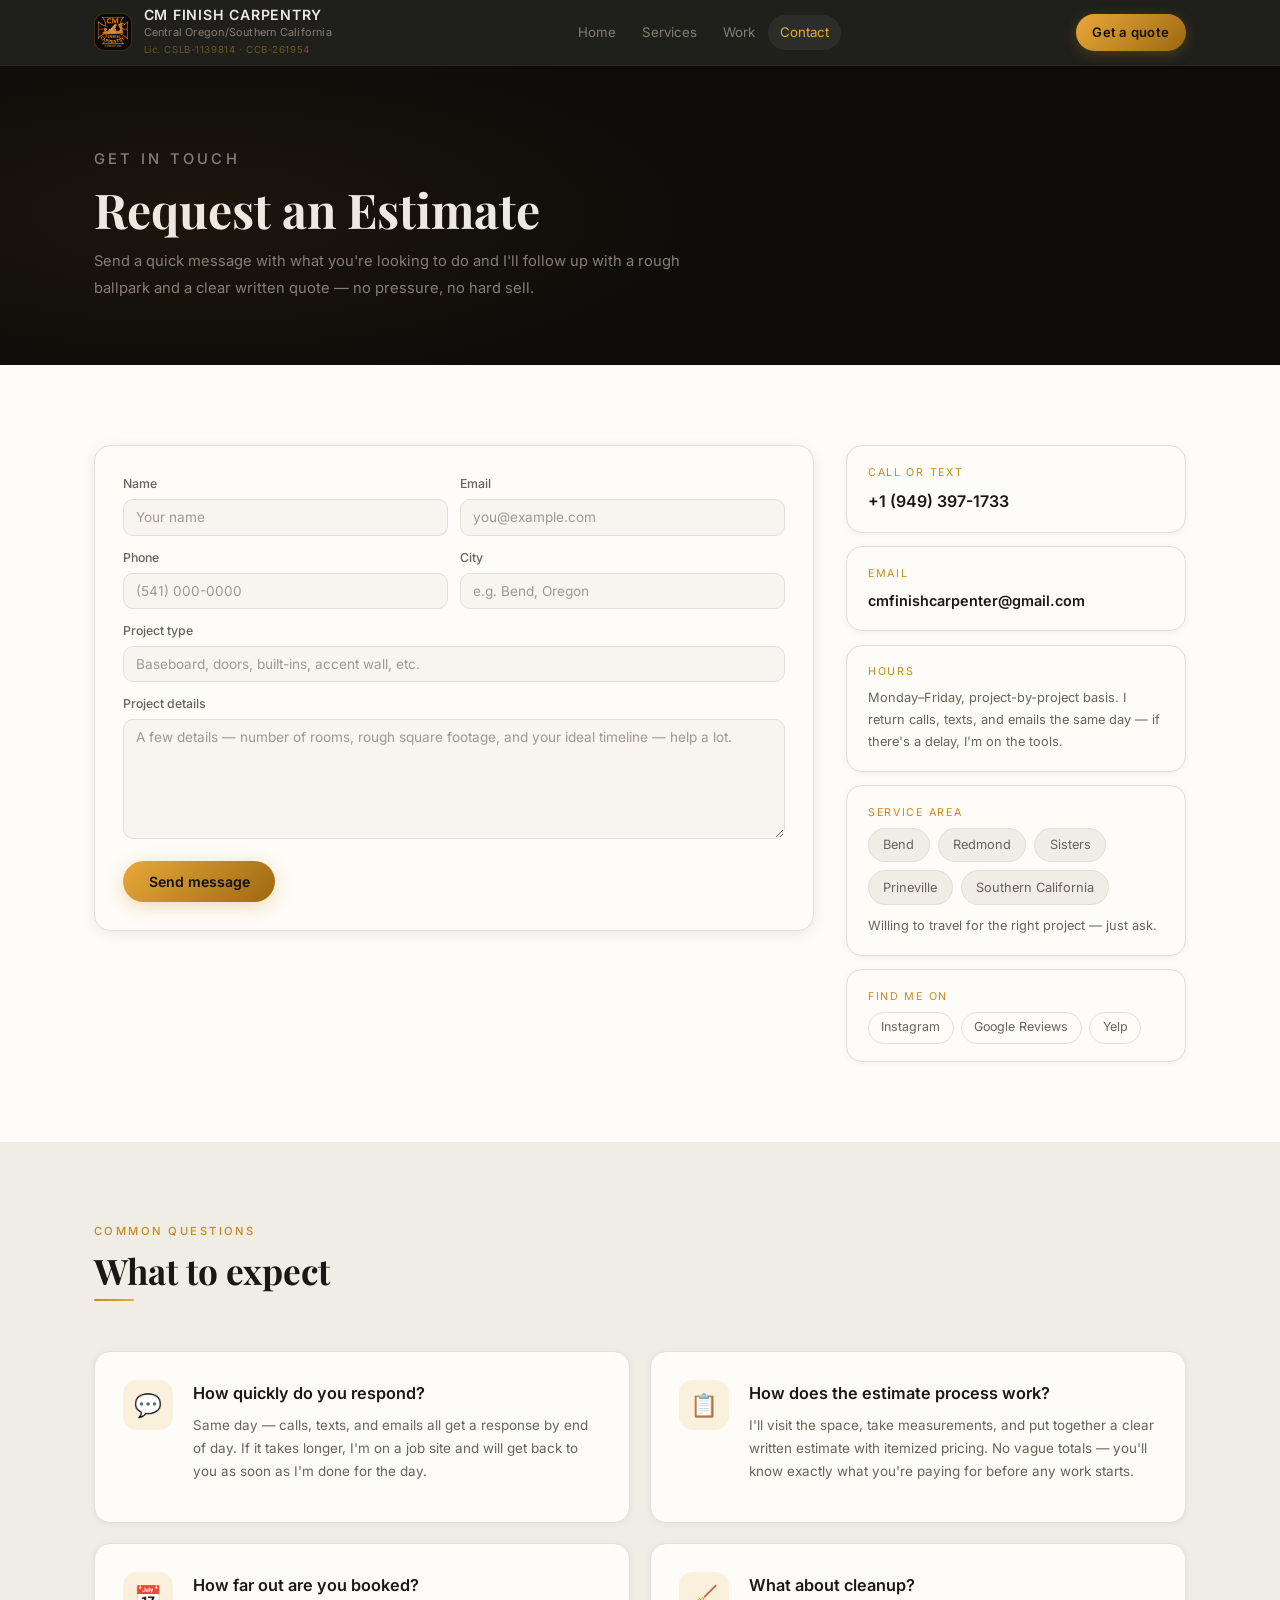
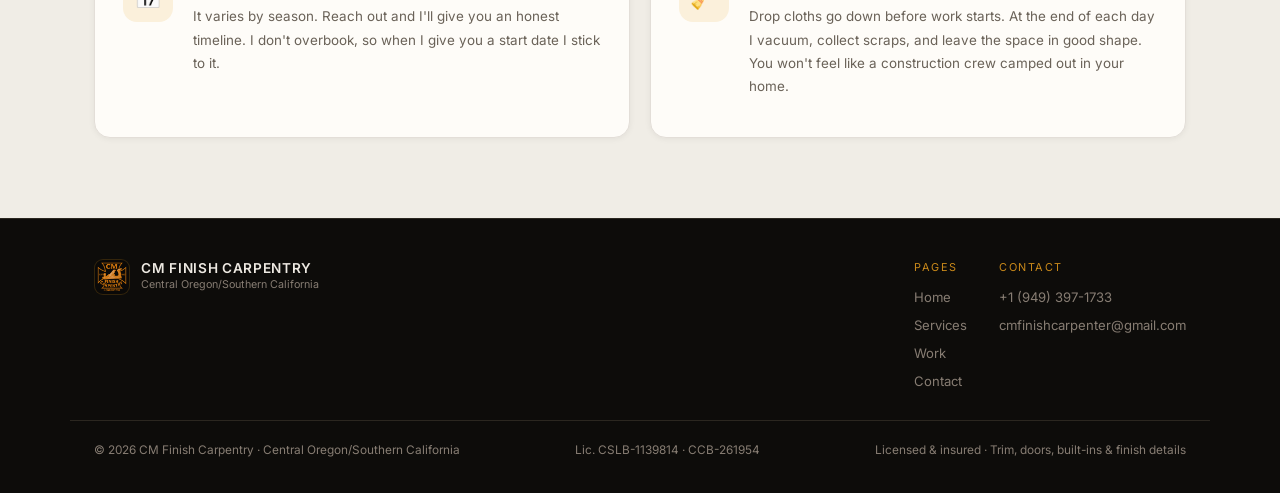
<file: contact.html>
<!DOCTYPE html>
<html lang="en">
<head>
  <meta charset="UTF-8" />
  <meta name="viewport" content="width=device-width, initial-scale=1" />
  <title>Contact | CM Finish Carpentry</title>
  <meta name="description" content="Request a free estimate from CM Finish Carpentry. Serving Bend, Redmond, Sisters, Prineville, and Southern California." />
  <link rel="icon" type="image/png" href="favicon.png">
  <link rel="icon" type="image/x-icon" href="favicon.ico">
  <link rel="preconnect" href="https://fonts.googleapis.com">
  <link rel="preconnect" href="https://fonts.gstatic.com" crossorigin>
  <link href="https://fonts.googleapis.com/css2?family=Playfair+Display:ital,wght@0,600;0,700;1,600&family=Inter:wght@300;400;500;600&display=swap" rel="stylesheet">
  <link rel="stylesheet" href="style.css">
</head>
<body>

<header class="site-header">
  <div class="nav-inner">
    <a class="nav-brand" href="index.html">
      <div class="nav-brand-logo"><img src="logo.png" alt="CM Finish Carpentry"></div>
      <div>
        <div class="nav-brand-name">CM Finish Carpentry</div>
        <div class="nav-brand-region">Central Oregon/Southern California</div>
        <div class="nav-brand-lic">Lic. CSLB-1139814 &middot; CCB-261954</div>
      </div>
    </a>
    <nav>
      <ul>
        <li><a href="index.html">Home</a></li>
        <li><a href="services.html">Services</a></li>
        <li><a href="portfolio.html">Work</a></li>
        <li><a href="contact.html" class="active">Contact</a></li>
      </ul>
    </nav>
    <a href="contact.html" class="nav-cta">Get a quote</a>
    <button class="hamburger" id="hamburger" aria-label="Menu" aria-expanded="false">
      <span></span><span></span><span></span>
    </button>
  </div>
  <div class="mobile-menu" id="mobile-menu">
    <a href="index.html">Home</a>
    <a href="services.html">Services</a>
    <a href="portfolio.html">Work</a>
    <a href="contact.html" class="active">Get a Quote</a>
  </div>
</header>

<!-- ── PAGE HERO ── -->
<div class="page-hero">
  <div class="container">
    <p class="page-hero-label">Get in touch</p>
    <h1>Request an Estimate</h1>
    <p>Send a quick message with what you're looking to do and I'll follow up with a rough ballpark and a clear written quote — no pressure, no hard sell.</p>
  </div>
</div>

<!-- ── CONTACT FORM ── -->
<section class="section section--white">
  <div class="container">
    <div class="contact-grid">

      <form class="contact-form reveal" action="https://formspree.io/f/xvgnagaj" method="POST">
        <div class="form-row">
          <div>
            <label for="name">Name</label>
            <input id="name" name="name" type="text" placeholder="Your name" required>
          </div>
          <div>
            <label for="email">Email</label>
            <input id="email" name="email" type="email" placeholder="you@example.com" required>
          </div>
        </div>
        <div class="form-row">
          <div>
            <label for="phone">Phone</label>
            <input id="phone" name="phone" type="tel" placeholder="(541) 000-0000">
          </div>
          <div>
            <label for="city">City</label>
            <input id="city" name="city" type="text" placeholder="e.g. Bend, Oregon">
          </div>
        </div>
        <div class="form-row full">
          <div>
            <label for="project">Project type</label>
            <input id="project" name="project" type="text" placeholder="Baseboard, doors, built-ins, accent wall, etc.">
          </div>
        </div>
        <div class="form-row full">
          <div>
            <label for="details">Project details</label>
            <textarea id="details" name="details" placeholder="A few details — number of rooms, rough square footage, and your ideal timeline — help a lot."></textarea>
          </div>
        </div>
        <div class="form-submit">
          <button class="btn btn-gold" type="submit">Send message</button>
        </div>
      </form>

      <div class="contact-aside reveal reveal-d2">
        <div class="contact-block">
          <div class="contact-label">Call or text</div>
          <div class="contact-value">
            <a href="tel:+19493971733">+1 (949) 397-1733</a>
          </div>
        </div>

        <div class="contact-block">
          <div class="contact-label">Email</div>
          <div class="contact-value" style="font-size:0.9rem;">
            <a href="mailto:cmfinishcarpenter@gmail.com">cmfinishcarpenter@gmail.com</a>
          </div>
        </div>

        <div class="contact-block">
          <div class="contact-label">Hours</div>
          <div class="contact-note">Monday–Friday, project-by-project basis. I return calls, texts, and emails the same day — if there's a delay, I'm on the tools.</div>
        </div>

        <div class="contact-block">
          <div class="contact-label">Service area</div>
          <div style="margin-top:0.35rem;">
            <div class="area-badges" style="margin-top:0;">
              <span class="area-badge">Bend</span>
              <span class="area-badge">Redmond</span>
              <span class="area-badge">Sisters</span>
              <span class="area-badge">Prineville</span>
              <span class="area-badge">Southern California</span>
            </div>
            <p class="contact-note" style="margin-top:0.65rem;">Willing to travel for the right project — just ask.</p>
          </div>
        </div>

        <div class="contact-block">
          <div class="contact-label">Find me on</div>
          <div class="socials" style="margin-top:0.35rem;">
            <a class="social-pill" href="#" target="_blank" rel="noopener">Instagram</a>
            <a class="social-pill" href="#" target="_blank" rel="noopener">Google Reviews</a>
            <a class="social-pill" href="#" target="_blank" rel="noopener">Yelp</a>
          </div>
        </div>
      </div>

    </div>
  </div>
</section>

<!-- ── QUICK FAQ ── -->
<section class="section section--alt">
  <div class="container">
    <div class="section-header reveal">
      <p class="section-label">Common questions</p>
      <h2 class="section-title">What to expect</h2>
    </div>

    <div class="services-full-grid">
      <div class="service-full-card reveal">
        <div class="service-full-icon">💬</div>
        <div class="service-full-body">
          <div class="service-full-name">How quickly do you respond?</div>
          <div class="service-full-desc">Same day — calls, texts, and emails all get a response by end of day. If it takes longer, I'm on a job site and will get back to you as soon as I'm done for the day.</div>
        </div>
      </div>
      <div class="service-full-card reveal reveal-d1">
        <div class="service-full-icon">📋</div>
        <div class="service-full-body">
          <div class="service-full-name">How does the estimate process work?</div>
          <div class="service-full-desc">I'll visit the space, take measurements, and put together a clear written estimate with itemized pricing. No vague totals — you'll know exactly what you're paying for before any work starts.</div>
        </div>
      </div>
      <div class="service-full-card reveal">
        <div class="service-full-icon">📅</div>
        <div class="service-full-body">
          <div class="service-full-name">How far out are you booked?</div>
          <div class="service-full-desc">It varies by season. Reach out and I'll give you an honest timeline. I don't overbook, so when I give you a start date I stick to it.</div>
        </div>
      </div>
      <div class="service-full-card reveal reveal-d1">
        <div class="service-full-icon">🧹</div>
        <div class="service-full-body">
          <div class="service-full-name">What about cleanup?</div>
          <div class="service-full-desc">Drop cloths go down before work starts. At the end of each day I vacuum, collect scraps, and leave the space in good shape. You won't feel like a construction crew camped out in your home.</div>
        </div>
      </div>
    </div>
  </div>
</section>

<footer>
  <div class="footer-inner">
    <div>
      <div class="footer-brand">
        <div class="footer-logo"><img src="logo.png" alt="CM Finish Carpentry"></div>
        <div>
          <div class="footer-brand-name">CM Finish Carpentry</div>
          <div class="footer-brand-region">Central Oregon/Southern California</div>
        </div>
      </div>
    </div>
    <div class="footer-links">
      <div class="footer-links-title">Pages</div>
      <a href="index.html">Home</a>
      <a href="services.html">Services</a>
      <a href="portfolio.html">Work</a>
      <a href="contact.html">Contact</a>
    </div>
    <div class="footer-contact">
      <div class="footer-contact-title">Contact</div>
      <a href="tel:+19493971733">+1 (949) 397-1733</a>
      <a href="mailto:cmfinishcarpenter@gmail.com">cmfinishcarpenter@gmail.com</a>
    </div>
  </div>
  <div class="footer-bottom">
    <span>&copy; <span id="year"></span> CM Finish Carpentry &middot; Central Oregon/Southern California</span>
    <span>Lic. CSLB-1139814 &middot; CCB-261954</span>
    <span>Licensed &amp; insured &middot; Trim, doors, built-ins &amp; finish details</span>
  </div>
</footer>

<script src="main.js"></script>
</body>
</html>
</file>
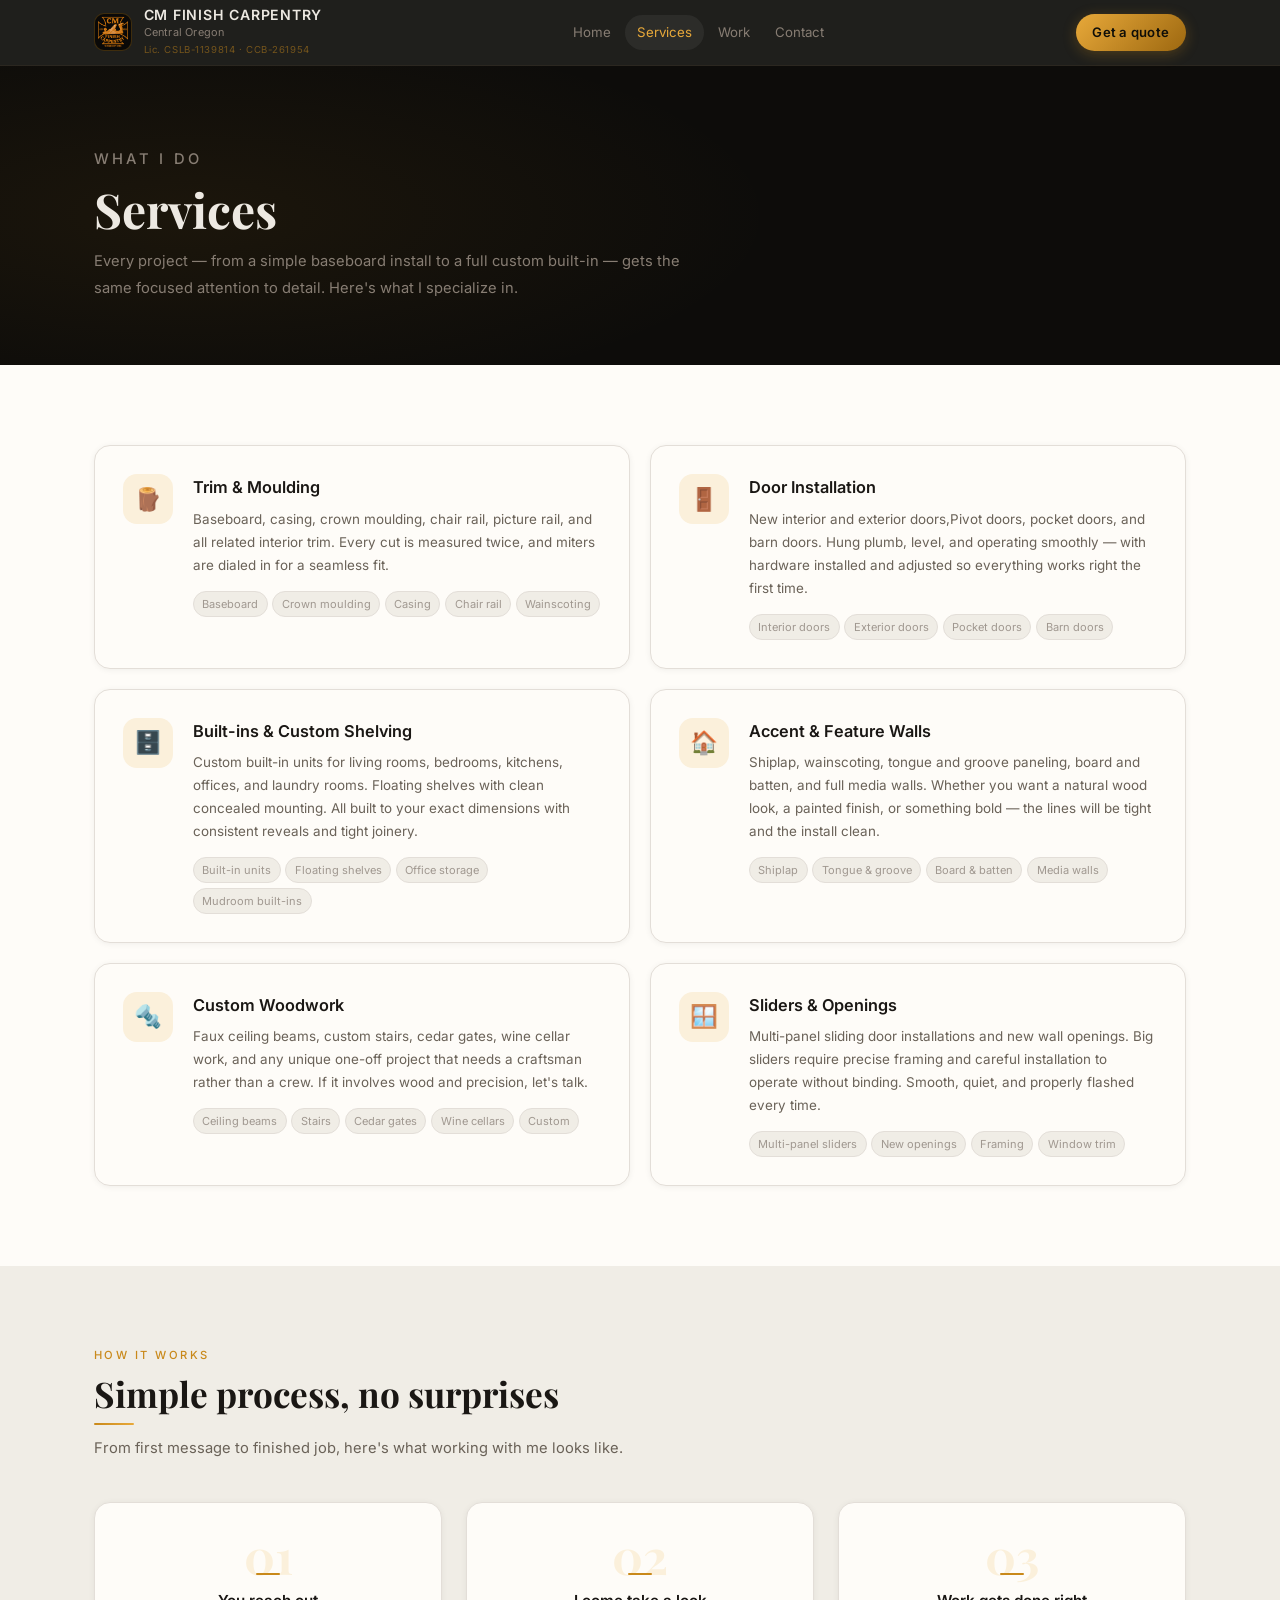
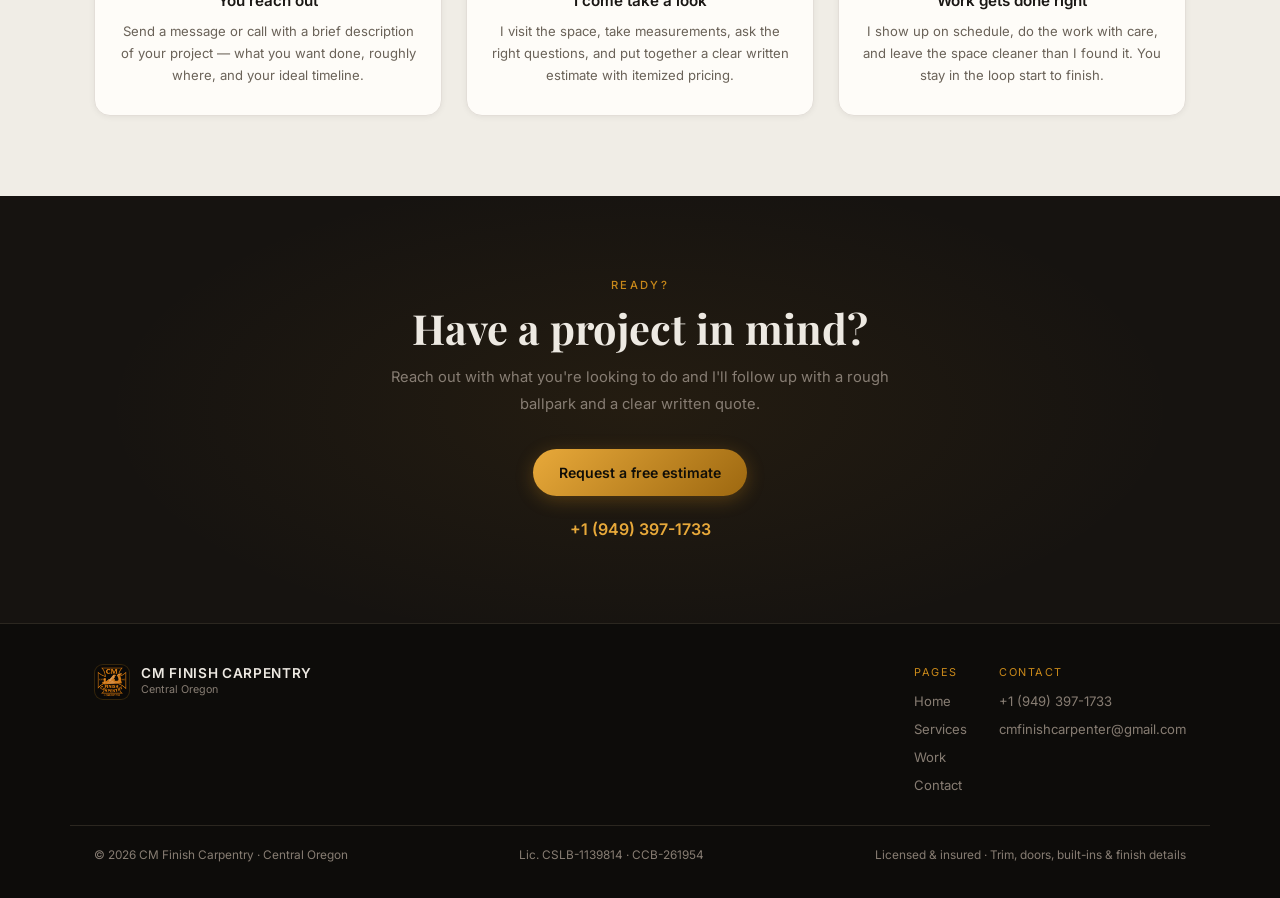
<file: services.html>
<!DOCTYPE html>
<html lang="en">
<head>
  <meta charset="UTF-8" />
  <meta name="viewport" content="width=device-width, initial-scale=1" />
  <title>Services | CM Finish Carpentry</title>
  <meta name="description" content="Trim, doors, built-ins, accent walls, ceiling beams, sliders, and custom woodwork in Central Oregon. One craftsman, every job." />
  <link rel="icon" type="image/png" href="favicon.png">
  <link rel="icon" type="image/x-icon" href="favicon.ico">
  <link rel="preconnect" href="https://fonts.googleapis.com">
  <link rel="preconnect" href="https://fonts.gstatic.com" crossorigin>
  <link href="https://fonts.googleapis.com/css2?family=Playfair+Display:ital,wght@0,600;0,700;1,600&family=Inter:wght@300;400;500;600&display=swap" rel="stylesheet">
  <link rel="stylesheet" href="style.css">
</head>
<body>

<header class="site-header">
  <div class="nav-inner">
    <a class="nav-brand" href="index.html">
      <div class="nav-brand-logo"><img src="logo.png" alt="CM Finish Carpentry"></div>
      <div>
        <div class="nav-brand-name">CM Finish Carpentry</div>
        <div class="nav-brand-region">Central Oregon</div>
        <div class="nav-brand-lic">Lic. CSLB-1139814 &middot; CCB-261954</div>
      </div>
    </a>
    <nav>
      <ul>
        <li><a href="index.html">Home</a></li>
        <li><a href="services.html" class="active">Services</a></li>
        <li><a href="portfolio.html">Work</a></li>
        <li><a href="contact.html">Contact</a></li>
      </ul>
    </nav>
    <a href="contact.html" class="nav-cta">Get a quote</a>
    <button class="hamburger" id="hamburger" aria-label="Menu" aria-expanded="false">
      <span></span><span></span><span></span>
    </button>
  </div>
  <div class="mobile-menu" id="mobile-menu">
    <a href="index.html">Home</a>
    <a href="services.html" class="active">Services</a>
    <a href="portfolio.html">Work</a>
    <a href="contact.html">Get a Quote</a>
  </div>
</header>

<!-- ── PAGE HERO ── -->
<div class="page-hero">
  <div class="container">
    <p class="page-hero-label">What I do</p>
    <h1>Services</h1>
    <p>Every project — from a simple baseboard install to a full custom built-in — gets the same focused attention to detail. Here's what I specialize in.</p>
  </div>
</div>

<!-- ── FULL SERVICES ── -->
<section class="section section--white">
  <div class="container">
    <div class="services-full-grid">

      <div class="service-full-card reveal">
        <div class="service-full-icon">🪵</div>
        <div class="service-full-body">
          <div class="service-full-name">Trim &amp; Moulding</div>
          <div class="service-full-desc">Baseboard, casing, crown moulding, chair rail, picture rail, and all related interior trim. Every cut is measured twice, and miters are dialed in for a seamless fit.</div>
          <div class="service-card-tags">
            <span class="tag">Baseboard</span><span class="tag">Crown moulding</span><span class="tag">Casing</span><span class="tag">Chair rail</span><span class="tag">Wainscoting</span>
          </div>
        </div>
      </div>

      <div class="service-full-card reveal reveal-d1">
        <div class="service-full-icon">🚪</div>
        <div class="service-full-body">
          <div class="service-full-name">Door Installation</div>
          <div class="service-full-desc">New interior and exterior doors,Pivot doors, pocket doors, and barn doors. Hung plumb, level, and operating smoothly — with hardware installed and adjusted so everything works right the first time.</div>
          <div class="service-card-tags">
            <span class="tag">Interior doors</span><span class="tag">Exterior doors</span><span class="tag">Pocket doors</span><span class="tag">Barn doors</span>
          </div>
        </div>
      </div>

      <div class="service-full-card reveal">
        <div class="service-full-icon">🗄️</div>
        <div class="service-full-body">
          <div class="service-full-name">Built-ins &amp; Custom Shelving</div>
          <div class="service-full-desc">Custom built-in units for living rooms, bedrooms, kitchens, offices, and laundry rooms. Floating shelves with clean concealed mounting. All built to your exact dimensions with consistent reveals and tight joinery.</div>
          <div class="service-card-tags">
            <span class="tag">Built-in units</span><span class="tag">Floating shelves</span><span class="tag">Office storage</span><span class="tag">Mudroom built-ins</span>
          </div>
        </div>
      </div>

      <div class="service-full-card reveal reveal-d1">
        <div class="service-full-icon">🏠</div>
        <div class="service-full-body">
          <div class="service-full-name">Accent &amp; Feature Walls</div>
          <div class="service-full-desc">Shiplap, wainscoting, tongue and groove paneling, board and batten, and full media walls. Whether you want a natural wood look, a painted finish, or something bold — the lines will be tight and the install clean.</div>
          <div class="service-card-tags">
            <span class="tag">Shiplap</span><span class="tag">Tongue &amp; groove</span><span class="tag">Board &amp; batten</span><span class="tag">Media walls</span>
          </div>
        </div>
      </div>

      <div class="service-full-card reveal">
        <div class="service-full-icon">🔩</div>
        <div class="service-full-body">
          <div class="service-full-name">Custom Woodwork</div>
          <div class="service-full-desc">Faux ceiling beams, custom stairs, cedar gates, wine cellar work, and any unique one-off project that needs a craftsman rather than a crew. If it involves wood and precision, let's talk.</div>
          <div class="service-card-tags">
            <span class="tag">Ceiling beams</span><span class="tag">Stairs</span><span class="tag">Cedar gates</span><span class="tag">Wine cellars</span><span class="tag">Custom</span>
          </div>
        </div>
      </div>

      <div class="service-full-card reveal reveal-d1">
        <div class="service-full-icon">🪟</div>
        <div class="service-full-body">
          <div class="service-full-name">Sliders &amp; Openings</div>
          <div class="service-full-desc">Multi-panel sliding door installations and new wall openings. Big sliders require precise framing and careful installation to operate without binding. Smooth, quiet, and properly flashed every time.</div>
          <div class="service-card-tags">
            <span class="tag">Multi-panel sliders</span><span class="tag">New openings</span><span class="tag">Framing</span><span class="tag">Window trim</span>
          </div>
        </div>
      </div>

    </div>
  </div>
</section>

<!-- ── PROCESS ── -->
<section class="section section--alt">
  <div class="container">
    <div class="section-header reveal">
      <p class="section-label">How it works</p>
      <h2 class="section-title">Simple process, no surprises</h2>
      <p class="section-sub">From first message to finished job, here's what working with me looks like.</p>
    </div>

    <div class="process-grid">
      <div class="process-step reveal reveal-d1">
        <div class="process-num">01</div>
        <div class="process-title">You reach out</div>
        <div class="process-desc">Send a message or call with a brief description of your project — what you want done, roughly where, and your ideal timeline.</div>
      </div>
      <div class="process-step reveal reveal-d2">
        <div class="process-num">02</div>
        <div class="process-title">I come take a look</div>
        <div class="process-desc">I visit the space, take measurements, ask the right questions, and put together a clear written estimate with itemized pricing.</div>
      </div>
      <div class="process-step reveal reveal-d3">
        <div class="process-num">03</div>
        <div class="process-title">Work gets done right</div>
        <div class="process-desc">I show up on schedule, do the work with care, and leave the space cleaner than I found it. You stay in the loop start to finish.</div>
      </div>
    </div>
  </div>
</section>

<!-- ── CTA ── -->
<section class="cta-banner">
  <div class="container">
    <p class="section-label" style="color:var(--gold);">Ready?</p>
    <h2 class="cta-title reveal">Have a project in mind?</h2>
    <p class="cta-sub reveal">Reach out with what you're looking to do and I'll follow up with a rough ballpark and a clear written quote.</p>
    <div class="reveal">
      <a href="contact.html" class="btn btn-gold btn-gold-pulse">Request a free estimate</a>
      <a href="tel:+19493971733" class="cta-phone">+1 (949) 397-1733</a>
    </div>
  </div>
</section>

<footer>
  <div class="footer-inner">
    <div>
      <div class="footer-brand">
        <div class="footer-logo"><img src="logo.png" alt="CM Finish Carpentry"></div>
        <div>
          <div class="footer-brand-name">CM Finish Carpentry</div>
          <div class="footer-brand-region">Central Oregon</div>
        </div>
      </div>
    </div>
    <div class="footer-links">
      <div class="footer-links-title">Pages</div>
      <a href="index.html">Home</a>
      <a href="services.html">Services</a>
      <a href="portfolio.html">Work</a>
      <a href="contact.html">Contact</a>
    </div>
    <div class="footer-contact">
      <div class="footer-contact-title">Contact</div>
      <a href="tel:+19493971733">+1 (949) 397-1733</a>
      <a href="mailto:cmfinishcarpenter@gmail.com">cmfinishcarpenter@gmail.com</a>
    </div>
  </div>
  <div class="footer-bottom">
    <span>&copy; <span id="year"></span> CM Finish Carpentry &middot; Central Oregon</span>
    <span>Lic. CSLB-1139814 &middot; CCB-261954</span>
    <span>Licensed &amp; insured &middot; Trim, doors, built-ins &amp; finish details</span>
  </div>
</footer>

<script src="main.js"></script>
</body>
</html>
</file>
<file: style.css>
/* ═══════════════════════════════════════════════
   CM Finish Carpentry — style.css
   ═══════════════════════════════════════════════ */

:root {
  /* Light surfaces */
  --bg:        #F8F5F0;
  --bg-alt:    #F0EDE6;
  --surface:   #FEFCF8;

  /* Dark (nav, hero, footer) */
  --dark:      #0D0C0A;
  --dark-2:    #161310;
  --dark-3:    #221E18;
  --dark-4:    #2E2920;

  /* Text */
  --text:      #1A1714;
  --muted:     #6A6258;
  --subtle:    #A09890;
  --on-dark:   #EDE9E2;
  --muted-dk:  #877D73;

  /* Gold — pulled directly from logo */
  --gold:      #C9891A;
  --gold-lt:   #E8A93A;
  --gold-dk:   #9D6810;
  --gold-pale: #FBF0DB;

  /* Borders */
  --border:    #E3DED8;
  --border-dk: #2B2720;

  /* Shadows */
  --sh-xs: 0 1px 6px  rgba(0,0,0,.06);
  --sh-sm: 0 3px 14px rgba(0,0,0,.08);
  --sh:    0 8px 32px rgba(0,0,0,.10);
  --sh-lg: 0 20px 60px rgba(0,0,0,.14);

  /* Shape */
  --r:    16px;
  --r-sm: 10px;
  --r-lg: 24px;

  /* Layout */
  --max: 1140px;
  --nav-h: 66px;
}

/* ── RESET ── */
*, *::before, *::after { box-sizing: border-box; margin: 0; padding: 0; }
html { scroll-behavior: smooth; font-size: 16px; }
body {
  font-family: 'Inter', system-ui, sans-serif;
  background: var(--bg);
  color: var(--text);
  line-height: 1.65;
  -webkit-font-smoothing: antialiased;
  overflow-x: hidden;
}
img { max-width: 100%; display: block; }
a   { color: inherit; text-decoration: none; }

/* ── TYPOGRAPHY ── */
.serif { font-family: 'Playfair Display', serif; }

h1, h2, h3 {
  font-family: 'Playfair Display', serif;
  font-weight: 700;
  line-height: 1.15;
}

/* ── LAYOUT ── */
.container {
  max-width: var(--max);
  margin: 0 auto;
  padding-inline: 1.5rem;
}

.section { padding: 5rem 0; }
.section--alt { background: var(--bg-alt); }
.section--white { background: var(--surface); }

.section-label {
  font-size: 0.7rem;
  font-weight: 500;
  text-transform: uppercase;
  letter-spacing: 0.22em;
  color: var(--gold);
  margin-bottom: 0.6rem;
}

.section-title {
  font-size: clamp(1.6rem, 3.5vw, 2.2rem);
  color: var(--text);
  margin-bottom: 0.65rem;
  position: relative;
  display: inline-block;
}

.section-title::after {
  content: '';
  display: block;
  height: 2px;
  width: 0;
  background: linear-gradient(90deg, var(--gold), var(--gold-lt));
  border-radius: 2px;
  margin-top: 0.5rem;
  transition: width 0.7s ease 0.25s;
}

.section-title.in::after { width: 2.5rem; }

.section-sub {
  font-size: 0.92rem;
  color: var(--muted);
  max-width: 38rem;
  line-height: 1.8;
}

.section-header { margin-bottom: 2.5rem; }

/* ── BUTTONS ── */
.btn {
  display: inline-flex;
  align-items: center;
  gap: 0.45rem;
  padding: 0.75rem 1.6rem;
  border-radius: 999px;
  font-size: 0.88rem;
  font-weight: 600;
  font-family: 'Inter', sans-serif;
  cursor: pointer;
  border: none;
  transition: transform 0.14s ease, box-shadow 0.14s ease, background 0.14s ease;
  white-space: nowrap;
}

.btn-gold {
  background: linear-gradient(135deg, var(--gold-lt) 0%, var(--gold-dk) 100%);
  color: #100e08;
  box-shadow: 0 4px 18px rgba(201,137,26,.30);
}
.btn-gold:hover {
  transform: translateY(-2px);
  box-shadow: 0 8px 28px rgba(201,137,26,.48);
}

.btn-gold-pulse {
  animation: btnPulse 2.5s ease-in-out infinite;
}
@keyframes btnPulse {
  0%, 100% { box-shadow: 0 4px 18px rgba(201,137,26,.30); }
  50%       { box-shadow: 0 4px 28px rgba(201,137,26,.60); }
}

.btn-outline-dark {
  background: transparent;
  border: 1.5px solid var(--border);
  color: var(--muted);
}
.btn-outline-dark:hover {
  border-color: var(--gold);
  color: var(--text);
  background: var(--gold-pale);
}

.btn-outline-white {
  background: rgba(255,255,255,0.08);
  border: 1.5px solid rgba(237,233,226,.25);
  color: var(--on-dark);
  backdrop-filter: blur(4px);
}
.btn-outline-white:hover {
  background: rgba(255,255,255,0.14);
  border-color: var(--gold-lt);
  color: #fff;
}

.btn-ghost-gold {
  background: transparent;
  border: 1.5px solid var(--gold);
  color: var(--gold);
}
.btn-ghost-gold:hover {
  background: var(--gold);
  color: #100e08;
}

/* ── HEADER ── */
.site-header {
  position: sticky;
  top: 0;
  z-index: 200;
  height: var(--nav-h);
  background: rgba(13,12,10,.92);
  border-bottom: 1px solid var(--border-dk);
  backdrop-filter: blur(18px);
  -webkit-backdrop-filter: blur(18px);
  transition: background 0.3s;
}

.site-header.scrolled {
  background: rgba(13,12,10,.98);
}

.nav-inner {
  max-width: var(--max);
  margin: 0 auto;
  padding-inline: 1.5rem;
  height: 100%;
  display: flex;
  align-items: center;
  justify-content: space-between;
  gap: 1rem;
}

.nav-brand {
  display: flex;
  align-items: center;
  gap: 0.72rem;
  flex-shrink: 0;
}

.nav-brand-logo {
  width: 38px;
  height: 38px;
  border-radius: 10px;
  overflow: hidden;
  border: 1px solid rgba(201,137,26,.28);
  background: #0a0908;
  flex-shrink: 0;
}
.nav-brand-logo img { width: 100%; height: 100%; object-fit: contain; }

.nav-brand-name {
  font-size: 0.88rem;
  font-weight: 600;
  letter-spacing: 0.055em;
  text-transform: uppercase;
  color: var(--on-dark);
  line-height: 1.2;
}

.nav-brand-region {
  font-size: 0.68rem;
  color: var(--muted-dk);
  letter-spacing: 0.02em;
}

.nav-brand-lic {
  font-size: 0.6rem;
  color: rgba(201,137,26,.5);
  letter-spacing: 0.06em;
  margin-top: 0.05rem;
}

nav ul {
  list-style: none;
  display: flex;
  gap: 0.1rem;
}

nav a {
  display: block;
  padding: 0.38rem 0.75rem;
  border-radius: 999px;
  font-size: 0.83rem;
  color: var(--muted-dk);
  transition: color 0.15s, background 0.15s;
}

nav a:hover, nav a.active {
  color: var(--on-dark);
  background: rgba(255,255,255,.06);
}

nav a.active { color: var(--gold-lt); }

.nav-cta {
  padding: 0.46rem 1.05rem;
  border-radius: 999px;
  border: none;
  background: linear-gradient(135deg, var(--gold-lt), var(--gold-dk));
  color: #0f0e08;
  font-size: 0.82rem;
  font-weight: 600;
  font-family: 'Inter', sans-serif;
  cursor: pointer;
  letter-spacing: 0.02em;
  box-shadow: 0 3px 14px rgba(201,137,26,.28);
  transition: transform 0.12s, box-shadow 0.12s;
  white-space: nowrap;
  flex-shrink: 0;
}
.nav-cta:hover {
  transform: translateY(-1px);
  box-shadow: 0 6px 22px rgba(201,137,26,.44);
}

/* Hamburger */
.hamburger {
  display: none;
  flex-direction: column;
  gap: 5px;
  cursor: pointer;
  padding: 0.4rem;
  border: none;
  background: none;
  flex-shrink: 0;
}
.hamburger span {
  display: block;
  width: 22px;
  height: 2px;
  background: var(--on-dark);
  border-radius: 2px;
  transition: all 0.24s;
}
.hamburger.open span:nth-child(1) { transform: translateY(7px) rotate(45deg); }
.hamburger.open span:nth-child(2) { opacity: 0; transform: scaleX(0); }
.hamburger.open span:nth-child(3) { transform: translateY(-7px) rotate(-45deg); }

.mobile-menu {
  display: none;
  flex-direction: column;
  background: var(--dark-2);
  border-bottom: 1px solid var(--border-dk);
  padding: 0.75rem 1.5rem 1.1rem;
}
.mobile-menu.open { display: flex; }
.mobile-menu a {
  display: block;
  padding: 0.65rem 0;
  font-size: 0.9rem;
  color: var(--muted-dk);
  border-bottom: 1px solid var(--border-dk);
  transition: color 0.14s;
}
.mobile-menu a:hover, .mobile-menu a.active { color: var(--gold-lt); }
.mobile-menu a:last-child { border-bottom: none; }

/* ── HERO (Homepage) ── */
.hero {
  position: relative;
  min-height: 100vh;
  min-height: 100svh;
  display: flex;
  flex-direction: column;
  align-items: center;
  justify-content: center;
  text-align: center;
  overflow: hidden;
  background: var(--dark);
}

/* Animated background */
.hero::before {
  content: '';
  position: absolute;
  inset: 0;
  background:
    radial-gradient(ellipse 80% 60% at 20% 20%, rgba(201,137,26,.07) 0%, transparent 60%),
    radial-gradient(ellipse 60% 80% at 80% 80%, rgba(201,137,26,.05) 0%, transparent 60%),
    linear-gradient(135deg, #0D0C0A, #181410, #0D0C0A);
  background-size: 200% 200%;
  animation: bgDrift 10s ease-in-out infinite alternate;
  z-index: 0;
}

@keyframes bgDrift {
  0%   { background-position: 0% 0%;   }
  100% { background-position: 100% 100%; }
}

/* Decorative grid lines */
.hero-grid-lines {
  position: absolute;
  inset: 0;
  z-index: 0;
  opacity: 0.03;
  background-image:
    linear-gradient(var(--gold-lt) 1px, transparent 1px),
    linear-gradient(90deg, var(--gold-lt) 1px, transparent 1px);
  background-size: 60px 60px;
}

.hero-inner {
  position: relative;
  z-index: 2;
  display: flex;
  flex-direction: column;
  align-items: center;
  gap: 0;
  padding: 2rem 1.5rem;
  max-width: 780px;
}

/* Logo with pulse rings */
.hero-logo-wrap {
  position: relative;
  display: flex;
  align-items: center;
  justify-content: center;
  width: 110px;
  height: 110px;
  margin-bottom: 2rem;
}

.hero-logo-img {
  width: 88px;
  height: 88px;
  border-radius: 22px;
  overflow: hidden;
  border: 1.5px solid rgba(201,137,26,.35);
  background: #0a0908;
  position: relative;
  z-index: 2;
  animation: logoEntrance 0.8s ease both;
}
.hero-logo-img img { width: 100%; height: 100%; object-fit: contain; }

@keyframes logoEntrance {
  from { opacity: 0; transform: scale(0.82); }
  to   { opacity: 1; transform: scale(1); }
}

.hero-ring {
  position: absolute;
  inset: 0;
  border-radius: 50%;
  border: 1.5px solid rgba(201,137,26,.5);
  animation: ring 2.8s ease-out infinite;
}
.hero-ring:nth-child(2) { animation-delay: 0.9s; }
.hero-ring:nth-child(3) { animation-delay: 1.8s; }

@keyframes ring {
  0%   { transform: scale(0.9); opacity: 0.6; }
  100% { transform: scale(2.6); opacity: 0; }
}

/* Hero text */
.hero-eyebrow {
  font-size: 0.71rem;
  font-weight: 500;
  text-transform: uppercase;
  letter-spacing: 0.24em;
  color: var(--gold);
  margin-bottom: 1.1rem;
  animation: fadeUp 0.7s ease 0.5s both;
}

.hero-h1 {
  font-family: 'Playfair Display', serif;
  font-size: clamp(2.5rem, 7vw, 4rem);
  font-weight: 700;
  color: var(--on-dark);
  letter-spacing: -0.02em;
  margin-bottom: 1.25rem;
  line-height: 1.1;
}

.hero-line-1 {
  display: block;
  animation: fadeUp 0.7s ease 0.7s both;
}

.hero-line-2 {
  display: block;
  animation: fadeUp 0.7s ease 0.9s both;
  background: linear-gradient(90deg, var(--gold-dk) 0%, var(--gold-lt) 40%, var(--gold-dk) 80%);
  background-size: 200% auto;
  -webkit-background-clip: text;
  -webkit-text-fill-color: transparent;
  background-clip: text;
  animation: fadeUp 0.7s ease 0.9s both, goldShimmer 4s linear 1.6s infinite;
}

@keyframes goldShimmer {
  0%   { background-position: -200% center; }
  100% { background-position: 200% center; }
}

.hero-sub {
  font-size: 1rem;
  color: rgba(237,233,226,.65);
  max-width: 32rem;
  line-height: 1.8;
  margin-bottom: 2rem;
  animation: fadeUp 0.7s ease 1.1s both;
}

.hero-pills {
  display: flex;
  flex-wrap: wrap;
  justify-content: center;
  gap: 0.45rem;
  margin-bottom: 2rem;
  animation: fadeUp 0.7s ease 1.2s both;
}

.hero-pill {
  display: inline-flex;
  align-items: center;
  gap: 0.38rem;
  font-size: 0.74rem;
  padding: 0.28rem 0.7rem;
  border-radius: 999px;
  border: 1px solid rgba(237,233,226,.12);
  color: rgba(237,233,226,.55);
  background: rgba(255,255,255,.04);
}

.hero-pill-dot {
  width: 4px;
  height: 4px;
  border-radius: 50%;
  background: var(--gold);
  flex-shrink: 0;
}

.hero-actions {
  display: flex;
  flex-wrap: wrap;
  justify-content: center;
  gap: 0.75rem;
  animation: fadeUp 0.7s ease 1.35s both;
}

/* Scroll cue */
.hero-scroll {
  position: absolute;
  bottom: 2.25rem;
  left: 50%;
  transform: translateX(-50%);
  z-index: 2;
  display: flex;
  flex-direction: column;
  align-items: center;
  gap: 0.4rem;
  animation: fadeIn 1s ease 2s both;
}

.scroll-label {
  font-size: 0.62rem;
  text-transform: uppercase;
  letter-spacing: 0.18em;
  color: rgba(237,233,226,.3);
}

.scroll-line {
  width: 1px;
  height: 36px;
  background: linear-gradient(to bottom, var(--gold), transparent);
  animation: scrollPulse 1.8s ease-in-out infinite;
}

@keyframes scrollPulse {
  0%   { transform: scaleY(0);   transform-origin: top; opacity: 1; }
  50%  { transform: scaleY(1);   transform-origin: top; opacity: 1; }
  100% { transform: scaleY(1);   transform-origin: top; opacity: 0; }
}

/* ── PAGE HERO (inner pages) ── */
.page-hero {
  background: var(--dark);
  padding: 5rem 0 4rem;
  position: relative;
  overflow: hidden;
}

.page-hero::before {
  content: '';
  position: absolute;
  inset: 0;
  background: radial-gradient(ellipse 70% 100% at 15% 50%, rgba(201,137,26,.08) 0%, transparent 65%);
}

.page-hero .container { position: relative; z-index: 1; }

.page-hero-label {
  font-size: 0.7rem;
  font-weight: 500;
  text-transform: uppercase;
  letter-spacing: 0.22em;
  color: var(--gold);
  margin-bottom: 0.6rem;
}

.page-hero h1 {
  font-size: clamp(1.9rem, 5vw, 3rem);
  color: var(--on-dark);
  margin-bottom: 0.7rem;
}

.page-hero p {
  font-size: 0.92rem;
  color: var(--muted-dk);
  max-width: 38rem;
  line-height: 1.8;
}

/* ── STATS STRIP ── */
.stats-strip {
  background: var(--surface);
  border-bottom: 1px solid var(--border);
  padding: 1.5rem 0;
}

.stats-inner {
  max-width: var(--max);
  margin: 0 auto;
  padding-inline: 1.5rem;
  display: flex;
  flex-wrap: wrap;
  justify-content: center;
  gap: 0;
}

.stat-item {
  display: flex;
  align-items: center;
  gap: 0.6rem;
  padding: 0.5rem 2rem;
  border-right: 1px solid var(--border);
}
.stat-item:last-child { border-right: none; }

.stat-icon {
  width: 32px;
  height: 32px;
  border-radius: 8px;
  background: var(--gold-pale);
  display: flex;
  align-items: center;
  justify-content: center;
  font-size: 0.9rem;
  flex-shrink: 0;
}

.stat-text-label {
  font-size: 0.68rem;
  text-transform: uppercase;
  letter-spacing: 0.12em;
  color: var(--subtle);
  line-height: 1;
  margin-bottom: 0.18rem;
}

.stat-text-value {
  font-size: 0.88rem;
  font-weight: 600;
  color: var(--text);
  line-height: 1.2;
}

/* ── SERVICE CARDS ── */
.services-grid {
  display: grid;
  grid-template-columns: repeat(3, 1fr);
  gap: 1.1rem;
}

.service-card {
  background: var(--surface);
  border-radius: var(--r);
  border: 1px solid var(--border);
  padding: 1.4rem 1.5rem;
  box-shadow: var(--sh-xs);
  transition: transform 0.22s ease, box-shadow 0.22s ease, border-color 0.22s ease;
}

.service-card:hover {
  transform: translateY(-4px);
  box-shadow: var(--sh);
  border-color: rgba(201,137,26,.3);
}

.service-card-icon {
  width: 44px;
  height: 44px;
  border-radius: 12px;
  background: var(--gold-pale);
  display: flex;
  align-items: center;
  justify-content: center;
  font-size: 1.25rem;
  margin-bottom: 1rem;
}

.service-card-name {
  font-size: 0.95rem;
  font-weight: 600;
  margin-bottom: 0.38rem;
  color: var(--text);
}

.service-card-desc {
  font-size: 0.82rem;
  color: var(--muted);
  line-height: 1.7;
}

.service-card-tags {
  display: flex;
  flex-wrap: wrap;
  gap: 0.3rem;
  margin-top: 0.85rem;
}

.tag {
  font-size: 0.69rem;
  padding: 0.18rem 0.52rem;
  border-radius: 999px;
  border: 1px solid var(--border);
  color: var(--subtle);
  background: var(--bg-alt);
}

/* ── FEATURED WORK (homepage) ── */
.featured-grid {
  display: grid;
  grid-template-columns: repeat(3, 1fr);
  gap: 1.2rem;
}

.featured-card {
  border-radius: var(--r);
  overflow: hidden;
  box-shadow: var(--sh-sm);
  position: relative;
  cursor: pointer;
  background: #111;
}

.featured-card-img {
  width: 100%;
  height: 280px;
  object-fit: cover;
  display: block;
  transition: transform 0.5s ease;
}

.featured-card:hover .featured-card-img {
  transform: scale(1.06);
}

.featured-card-overlay {
  position: absolute;
  inset: 0;
  background: linear-gradient(to top, rgba(10,8,6,.88) 0%, rgba(10,8,6,.2) 50%, transparent 100%);
  display: flex;
  flex-direction: column;
  justify-content: flex-end;
  padding: 1.25rem 1.25rem 1.1rem;
  transition: opacity 0.3s;
}

.featured-card-title {
  font-family: 'Playfair Display', serif;
  font-size: 1.05rem;
  font-weight: 700;
  color: #fff;
  margin-bottom: 0.2rem;
  transform: translateY(6px);
  transition: transform 0.3s;
}

.featured-card:hover .featured-card-title {
  transform: translateY(0);
}

.featured-card-sub {
  font-size: 0.77rem;
  color: rgba(237,233,226,.65);
  opacity: 0;
  transform: translateY(8px);
  transition: opacity 0.3s 0.05s, transform 0.3s 0.05s;
}

.featured-card:hover .featured-card-sub {
  opacity: 1;
  transform: translateY(0);
}

.featured-card-arrow {
  position: absolute;
  top: 1rem;
  right: 1rem;
  width: 32px;
  height: 32px;
  border-radius: 50%;
  background: rgba(201,137,26,.0);
  border: 1px solid rgba(201,137,26,.0);
  display: flex;
  align-items: center;
  justify-content: center;
  color: var(--gold-lt);
  font-size: 0.85rem;
  transition: all 0.3s;
  opacity: 0;
}

.featured-card:hover .featured-card-arrow {
  opacity: 1;
  background: rgba(201,137,26,.15);
  border-color: rgba(201,137,26,.4);
}

/* ── WHY CM ── */
.why-grid {
  display: grid;
  grid-template-columns: 1fr 1fr;
  gap: 3rem;
  align-items: start;
}

.check-list {
  list-style: none;
  display: flex;
  flex-direction: column;
  gap: 1.2rem;
}

.check-list li {
  display: flex;
  gap: 0.9rem;
  font-size: 0.88rem;
  line-height: 1.72;
  color: var(--muted);
}

.check-icon {
  width: 22px;
  height: 22px;
  border-radius: 50%;
  background: var(--gold-pale);
  border: 1px solid rgba(201,137,26,.3);
  color: var(--gold);
  font-size: 0.66rem;
  font-weight: 700;
  display: flex;
  align-items: center;
  justify-content: center;
  flex-shrink: 0;
  margin-top: 2px;
}

.check-list strong { color: var(--text); font-weight: 600; }

.aside-box {
  background: var(--surface);
  border-radius: var(--r);
  border: 1px solid var(--border);
  padding: 1.6rem;
  box-shadow: var(--sh-sm);
}

.aside-box p { font-size: 0.86rem; color: var(--muted); line-height: 1.78; }
.aside-box p + p { margin-top: 0.8rem; }
.aside-box strong { color: var(--gold); }
.aside-divider { height: 1px; background: var(--border); margin: 1.1rem 0; }

/* ── ABOUT ── */
.about-grid {
  display: grid;
  grid-template-columns: 360px 1fr;
  gap: 3.5rem;
  align-items: center;
}

.about-photo {
  width: 100%;
  aspect-ratio: 4/5;
  border-radius: var(--r-lg);
  overflow: hidden;
  background: var(--dark-3);
  border: 1px solid var(--border-dk);
  display: flex;
  flex-direction: column;
  align-items: center;
  justify-content: center;
  box-shadow: var(--sh-lg);
  position: relative;
}

.about-photo img {
  width: 100%;
  height: 100%;
  object-fit: cover;
  display: block;
}

.about-photo-placeholder {
  display: flex;
  flex-direction: column;
  align-items: center;
  gap: 1rem;
  padding: 2rem;
  text-align: center;
}

.about-photo-logo {
  width: 70px;
  height: 70px;
  border-radius: 16px;
  overflow: hidden;
  border: 1px solid rgba(201,137,26,.28);
  background: #0a0908;
}
.about-photo-logo img { width: 100%; height: 100%; object-fit: contain; }

.about-photo-hint {
  font-size: 0.74rem;
  color: var(--muted-dk);
  opacity: 0.55;
  line-height: 1.5;
}

.about-name {
  font-family: 'Playfair Display', serif;
  font-size: 1.7rem;
  font-weight: 700;
  color: var(--text);
  margin-bottom: 0.2rem;
}

.about-role {
  font-size: 0.74rem;
  font-weight: 500;
  text-transform: uppercase;
  letter-spacing: 0.18em;
  color: var(--gold);
  margin-bottom: 1.4rem;
}

.about-bio {
  font-size: 0.9rem;
  color: var(--muted);
  line-height: 1.85;
  margin-bottom: 0.9rem;
}

.about-facts {
  display: grid;
  grid-template-columns: 1fr 1fr;
  gap: 0.65rem;
  margin-top: 1.6rem;
}

.about-fact {
  background: var(--bg-alt);
  border-radius: var(--r-sm);
  border: 1px solid var(--border);
  padding: 0.85rem 1rem;
}

.about-fact-label {
  font-size: 0.67rem;
  text-transform: uppercase;
  letter-spacing: 0.13em;
  color: var(--subtle);
  margin-bottom: 0.2rem;
}

.about-fact-value {
  font-size: 0.86rem;
  font-weight: 600;
  color: var(--text);
  line-height: 1.3;
}

/* ── TESTIMONIALS ── */
.testimonials-grid {
  display: grid;
  grid-template-columns: repeat(3, 1fr);
  gap: 1.1rem;
}

.testimonial-card {
  background: var(--surface);
  border-radius: var(--r);
  border: 1px solid var(--border);
  padding: 1.5rem;
  box-shadow: var(--sh-xs);
  display: flex;
  flex-direction: column;
  gap: 0.85rem;
  transition: transform 0.22s ease, box-shadow 0.22s ease, border-color 0.22s ease;
}

.testimonial-card:hover {
  transform: translateY(-3px);
  box-shadow: var(--sh);
  border-color: rgba(201,137,26,.25);
}

.stars {
  color: var(--gold);
  font-size: 0.88rem;
  letter-spacing: 0.1em;
}

.testimonial-quote {
  font-size: 0.87rem;
  color: var(--muted);
  line-height: 1.78;
  flex: 1;
  font-style: italic;
  position: relative;
  padding-top: 0.25rem;
}

.testimonial-quote::before {
  content: '\201C';
  font-family: 'Playfair Display', serif;
  font-size: 2.5rem;
  color: var(--gold);
  line-height: 0.6;
  display: block;
  margin-bottom: 0.6rem;
  font-style: normal;
}

.testimonial-name {
  font-size: 0.88rem;
  font-weight: 600;
  color: var(--text);
  line-height: 1.2;
}

.testimonial-detail {
  font-size: 0.74rem;
  color: var(--subtle);
  margin-top: 0.15rem;
}

.testimonials-note {
  text-align: center;
  margin-top: 1.5rem;
  font-size: 0.77rem;
  color: var(--subtle);
  font-style: italic;
}

/* ── SERVICE AREA ── */
.area-block {
  background: var(--surface);
  border-radius: var(--r);
  border: 1px solid var(--border);
  padding: 2rem;
  box-shadow: var(--sh-xs);
}

.area-badges {
  display: flex;
  flex-wrap: wrap;
  gap: 0.5rem;
  margin-top: 0.2rem;
}

.area-badge {
  font-size: 0.8rem;
  padding: 0.36rem 0.9rem;
  border-radius: 999px;
  border: 1px solid var(--border);
  color: var(--muted);
  background: var(--bg-alt);
  transition: border-color 0.15s, color 0.15s, background 0.15s;
}

.area-badge:hover {
  border-color: var(--gold);
  color: var(--text);
  background: var(--gold-pale);
}

.area-note {
  margin-top: 1.1rem;
  font-size: 0.81rem;
  color: var(--subtle);
  line-height: 1.65;
}

/* ── CTA BANNER ── */
.cta-banner {
  background: var(--dark-2);
  padding: 5rem 0;
  text-align: center;
  position: relative;
  overflow: hidden;
}

.cta-banner::before {
  content: '';
  position: absolute;
  inset: 0;
  background: radial-gradient(ellipse 60% 80% at 50% 50%, rgba(201,137,26,.08) 0%, transparent 70%);
  pointer-events: none;
}

.cta-banner .container { position: relative; z-index: 1; }

.cta-title {
  font-family: 'Playfair Display', serif;
  font-size: clamp(1.8rem, 4vw, 2.6rem);
  color: var(--on-dark);
  margin-bottom: 0.8rem;
}

.cta-sub {
  font-size: 0.92rem;
  color: var(--muted-dk);
  max-width: 34rem;
  margin: 0 auto 2rem;
  line-height: 1.8;
}

.cta-phone {
  display: block;
  font-size: 1rem;
  font-weight: 600;
  color: var(--gold-lt);
  margin-top: 1.25rem;
  transition: color 0.15s;
}
.cta-phone:hover { color: #fff; }

/* ── FULL PORTFOLIO ── */
.portfolio-grid {
  display: grid;
  grid-template-columns: repeat(3, 1fr);
  gap: 1.2rem;
}

.portfolio-card {
  background: var(--surface);
  border-radius: var(--r);
  border: 1px solid var(--border);
  overflow: hidden;
  box-shadow: var(--sh-sm);
  display: flex;
  flex-direction: column;
  transition: box-shadow 0.22s, border-color 0.22s;
}

.portfolio-card:hover {
  box-shadow: var(--sh);
  border-color: rgba(201,137,26,.2);
}

.job-slider {
  position: relative;
  height: 220px;
  background: #111;
  overflow: hidden;
  flex-shrink: 0;
}

.job-slide {
  position: absolute;
  inset: 0;
  opacity: 0;
  transition: opacity 0.38s ease;
}
.job-slide.active { opacity: 1; }

.job-slide img {
  width: 100%;
  height: 220px;
  object-fit: cover;
  display: block;
  transition: transform 0.4s ease;
}
.portfolio-card:hover .job-slide.active img { transform: scale(1.03); }

.card-body {
  padding: 1rem 1.1rem 1.1rem;
  flex: 1;
  display: flex;
  flex-direction: column;
}

.card-title {
  font-size: 0.92rem;
  font-weight: 600;
  color: var(--text);
  margin-bottom: 0.3rem;
}

.card-meta {
  font-size: 0.79rem;
  color: var(--muted);
  line-height: 1.65;
  flex: 1;
  margin-bottom: 0.8rem;
}

.job-controls {
  display: flex;
  justify-content: space-between;
  align-items: center;
}

.job-controls button {
  font-size: 0.76rem;
  padding: 0.24rem 0.62rem;
  border-radius: 999px;
  border: 1px solid var(--border);
  background: var(--bg-alt);
  color: var(--muted);
  cursor: pointer;
  font-family: 'Inter', sans-serif;
  transition: all 0.14s;
}
.job-controls button:hover {
  border-color: var(--gold);
  color: var(--gold);
  background: var(--gold-pale);
}

.job-count { font-size: 0.73rem; color: var(--subtle); }

/* ── SERVICES FULL PAGE ── */
.services-full-grid {
  display: grid;
  grid-template-columns: repeat(2, 1fr);
  gap: 1.25rem;
}

.service-full-card {
  background: var(--surface);
  border-radius: var(--r);
  border: 1px solid var(--border);
  padding: 1.75rem;
  box-shadow: var(--sh-xs);
  display: flex;
  gap: 1.25rem;
  transition: transform 0.22s ease, box-shadow 0.22s ease, border-color 0.22s ease;
}

.service-full-card:hover {
  transform: translateY(-3px);
  box-shadow: var(--sh);
  border-color: rgba(201,137,26,.28);
}

.service-full-icon {
  width: 50px;
  height: 50px;
  border-radius: 14px;
  background: var(--gold-pale);
  display: flex;
  align-items: center;
  justify-content: center;
  font-size: 1.4rem;
  flex-shrink: 0;
}

.service-full-body {}
.service-full-name {
  font-size: 1.02rem;
  font-weight: 600;
  color: var(--text);
  margin-bottom: 0.4rem;
}
.service-full-desc {
  font-size: 0.84rem;
  color: var(--muted);
  line-height: 1.72;
  margin-bottom: 0.7rem;
}

/* ── PROCESS STEPS ── */
.process-grid {
  display: grid;
  grid-template-columns: repeat(3, 1fr);
  gap: 1.5rem;
}

.process-step {
  text-align: center;
  padding: 1.75rem 1.25rem;
  background: var(--surface);
  border-radius: var(--r);
  border: 1px solid var(--border);
  position: relative;
  box-shadow: var(--sh-xs);
}

.process-num {
  font-family: 'Playfair Display', serif;
  font-size: 3rem;
  font-weight: 700;
  color: var(--gold-pale);
  line-height: 1;
  margin-bottom: 0.6rem;
  position: relative;
  display: inline-block;
}

.process-num::after {
  content: '';
  position: absolute;
  bottom: 4px;
  left: 50%;
  transform: translateX(-50%);
  width: 24px;
  height: 2px;
  background: var(--gold);
  border-radius: 2px;
}

.process-title {
  font-size: 0.95rem;
  font-weight: 600;
  color: var(--text);
  margin-bottom: 0.4rem;
}

.process-desc {
  font-size: 0.82rem;
  color: var(--muted);
  line-height: 1.7;
}

/* ── CONTACT ── */
.contact-grid {
  display: grid;
  grid-template-columns: 1fr 340px;
  gap: 2rem;
  align-items: start;
}

form.contact-form {
  background: var(--surface);
  border-radius: var(--r);
  border: 1px solid var(--border);
  padding: 1.75rem;
  box-shadow: var(--sh-sm);
}

.form-row {
  display: grid;
  grid-template-columns: 1fr 1fr;
  gap: 0.75rem;
  margin-bottom: 0.75rem;
}
.form-row.full { grid-template-columns: 1fr; }

label {
  display: block;
  font-size: 0.77rem;
  color: var(--muted);
  margin-bottom: 0.28rem;
  font-weight: 500;
}

input, textarea {
  width: 100%;
  background: var(--bg);
  border: 1px solid var(--border);
  border-radius: var(--r-sm);
  padding: 0.58rem 0.78rem;
  font-size: 0.85rem;
  font-family: 'Inter', sans-serif;
  color: var(--text);
  outline: none;
  transition: border-color 0.15s, box-shadow 0.15s;
}
input::placeholder, textarea::placeholder { color: var(--subtle); }
input:focus, textarea:focus {
  border-color: var(--gold);
  box-shadow: 0 0 0 3px rgba(201,137,26,.1);
}
textarea { min-height: 120px; resize: vertical; }
.form-submit { margin-top: 0.9rem; }

.contact-aside { display: flex; flex-direction: column; gap: 0.85rem; }

.contact-block {
  background: var(--surface);
  border-radius: var(--r);
  border: 1px solid var(--border);
  padding: 1.1rem 1.3rem;
  box-shadow: var(--sh-xs);
}

.contact-label {
  font-size: 0.67rem;
  text-transform: uppercase;
  letter-spacing: 0.16em;
  color: var(--gold);
  margin-bottom: 0.38rem;
}

.contact-value {
  font-size: 1rem;
  font-weight: 600;
  color: var(--text);
}
.contact-value a { color: var(--text); transition: color 0.15s; }
.contact-value a:hover { color: var(--gold); }

.contact-note {
  font-size: 0.8rem;
  color: var(--muted);
  line-height: 1.72;
}

.socials { display: flex; flex-wrap: wrap; gap: 0.45rem; }

.social-pill {
  font-size: 0.78rem;
  padding: 0.3rem 0.78rem;
  border-radius: 999px;
  border: 1px solid var(--border);
  color: var(--muted);
  transition: all 0.15s;
}
.social-pill:hover {
  border-color: var(--gold);
  color: var(--text);
  background: var(--gold-pale);
}

/* ── FOOTER ── */
footer {
  background: var(--dark);
  border-top: 1px solid var(--border-dk);
  padding: 2.5rem 0 2rem;
}

.footer-inner {
  max-width: var(--max);
  margin: 0 auto;
  padding-inline: 1.5rem;
  display: grid;
  grid-template-columns: 1fr auto auto;
  gap: 2rem;
  align-items: start;
}

.footer-brand { display: flex; align-items: center; gap: 0.7rem; }

.footer-logo {
  width: 36px;
  height: 36px;
  border-radius: 9px;
  overflow: hidden;
  border: 1px solid rgba(201,137,26,.22);
  background: #0a0908;
  flex-shrink: 0;
}
.footer-logo img { width: 100%; height: 100%; object-fit: contain; }

.footer-brand-name {
  font-size: 0.85rem;
  font-weight: 600;
  text-transform: uppercase;
  letter-spacing: 0.05em;
  color: var(--on-dark);
  line-height: 1.2;
}
.footer-brand-region { font-size: 0.67rem; color: var(--muted-dk); }

.footer-links { display: flex; flex-direction: column; gap: 0.4rem; }

.footer-links-title {
  font-size: 0.68rem;
  text-transform: uppercase;
  letter-spacing: 0.14em;
  color: var(--gold);
  margin-bottom: 0.2rem;
}

.footer-links a {
  font-size: 0.82rem;
  color: var(--muted-dk);
  transition: color 0.14s;
}
.footer-links a:hover { color: var(--on-dark); }

.footer-contact { display: flex; flex-direction: column; gap: 0.4rem; }

.footer-contact-title {
  font-size: 0.68rem;
  text-transform: uppercase;
  letter-spacing: 0.14em;
  color: var(--gold);
  margin-bottom: 0.2rem;
}

.footer-contact a {
  font-size: 0.82rem;
  color: var(--muted-dk);
  transition: color 0.14s;
}
.footer-contact a:hover { color: var(--on-dark); }

.footer-bottom {
  max-width: var(--max);
  margin: 1.75rem auto 0;
  padding: 1.25rem 1.5rem 0;
  border-top: 1px solid var(--border-dk);
  display: flex;
  flex-wrap: wrap;
  justify-content: space-between;
  gap: 0.5rem;
  font-size: 0.74rem;
  color: var(--muted-dk);
}

/* ── ANIMATIONS ── */
@keyframes fadeUp {
  from { opacity: 0; transform: translateY(24px); }
  to   { opacity: 1; transform: translateY(0); }
}

@keyframes fadeIn {
  from { opacity: 0; }
  to   { opacity: 1; }
}

/* Scroll reveal */
.reveal {
  opacity: 0;
  transform: translateY(30px);
  transition: opacity 0.65s ease, transform 0.65s ease;
}
.reveal.in {
  opacity: 1;
  transform: translateY(0);
}
.reveal-d1 { transition-delay: 0.08s; }
.reveal-d2 { transition-delay: 0.16s; }
.reveal-d3 { transition-delay: 0.24s; }
.reveal-d4 { transition-delay: 0.32s; }
.reveal-d5 { transition-delay: 0.40s; }
.reveal-d6 { transition-delay: 0.48s; }

/* ── RESPONSIVE ── */
@media (max-width: 960px) {
  .services-grid       { grid-template-columns: repeat(2, 1fr); }
  .featured-grid       { grid-template-columns: repeat(2, 1fr); }
  .portfolio-grid      { grid-template-columns: repeat(2, 1fr); }
  .services-full-grid  { grid-template-columns: 1fr; }
  .why-grid            { grid-template-columns: 1fr; }
  .contact-grid        { grid-template-columns: 1fr; }
  .process-grid        { grid-template-columns: 1fr; }
  .footer-inner        { grid-template-columns: 1fr 1fr; }
  .about-grid          { grid-template-columns: 1fr; }
  .testimonials-grid   { grid-template-columns: 1fr; }

  nav ul { display: none; }
  .hamburger { display: flex; }
}

@media (max-width: 640px) {
  .services-grid      { grid-template-columns: 1fr 1fr; }
  .featured-grid      { grid-template-columns: 1fr; }
  .portfolio-grid     { grid-template-columns: 1fr; }
  .footer-inner       { grid-template-columns: 1fr; }
  .testimonials-grid  { grid-template-columns: 1fr; }
  .about-facts        { grid-template-columns: 1fr 1fr; }

  .hero-actions { flex-direction: column; align-items: stretch; }
  .hero-actions .btn { justify-content: center; }

  .form-row { grid-template-columns: 1fr; }

  .stats-inner { flex-direction: column; align-items: flex-start; }
  .stat-item { border-right: none; border-bottom: 1px solid var(--border); padding: 0.75rem 0; }
  .stat-item:last-child { border-bottom: none; }
}

@media (max-width: 420px) {
  .services-grid { grid-template-columns: 1fr; }
}
</file>
